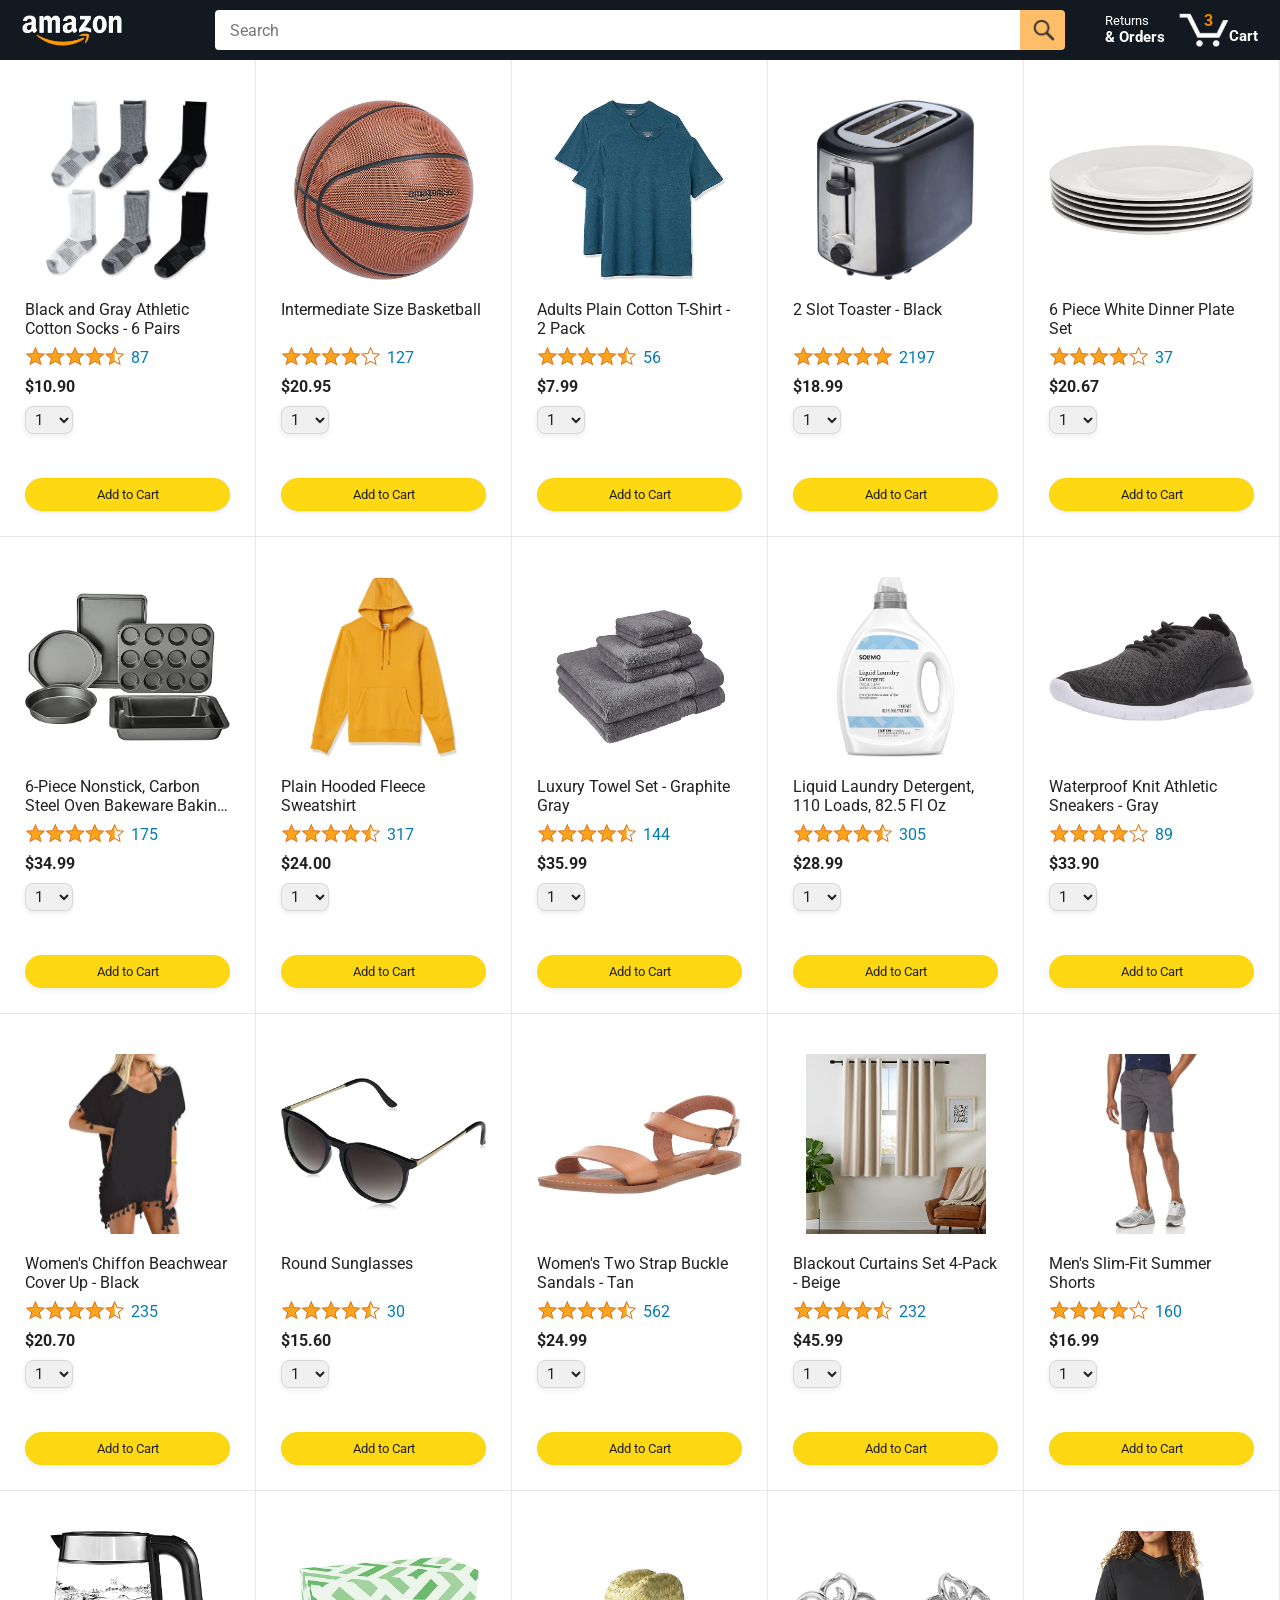
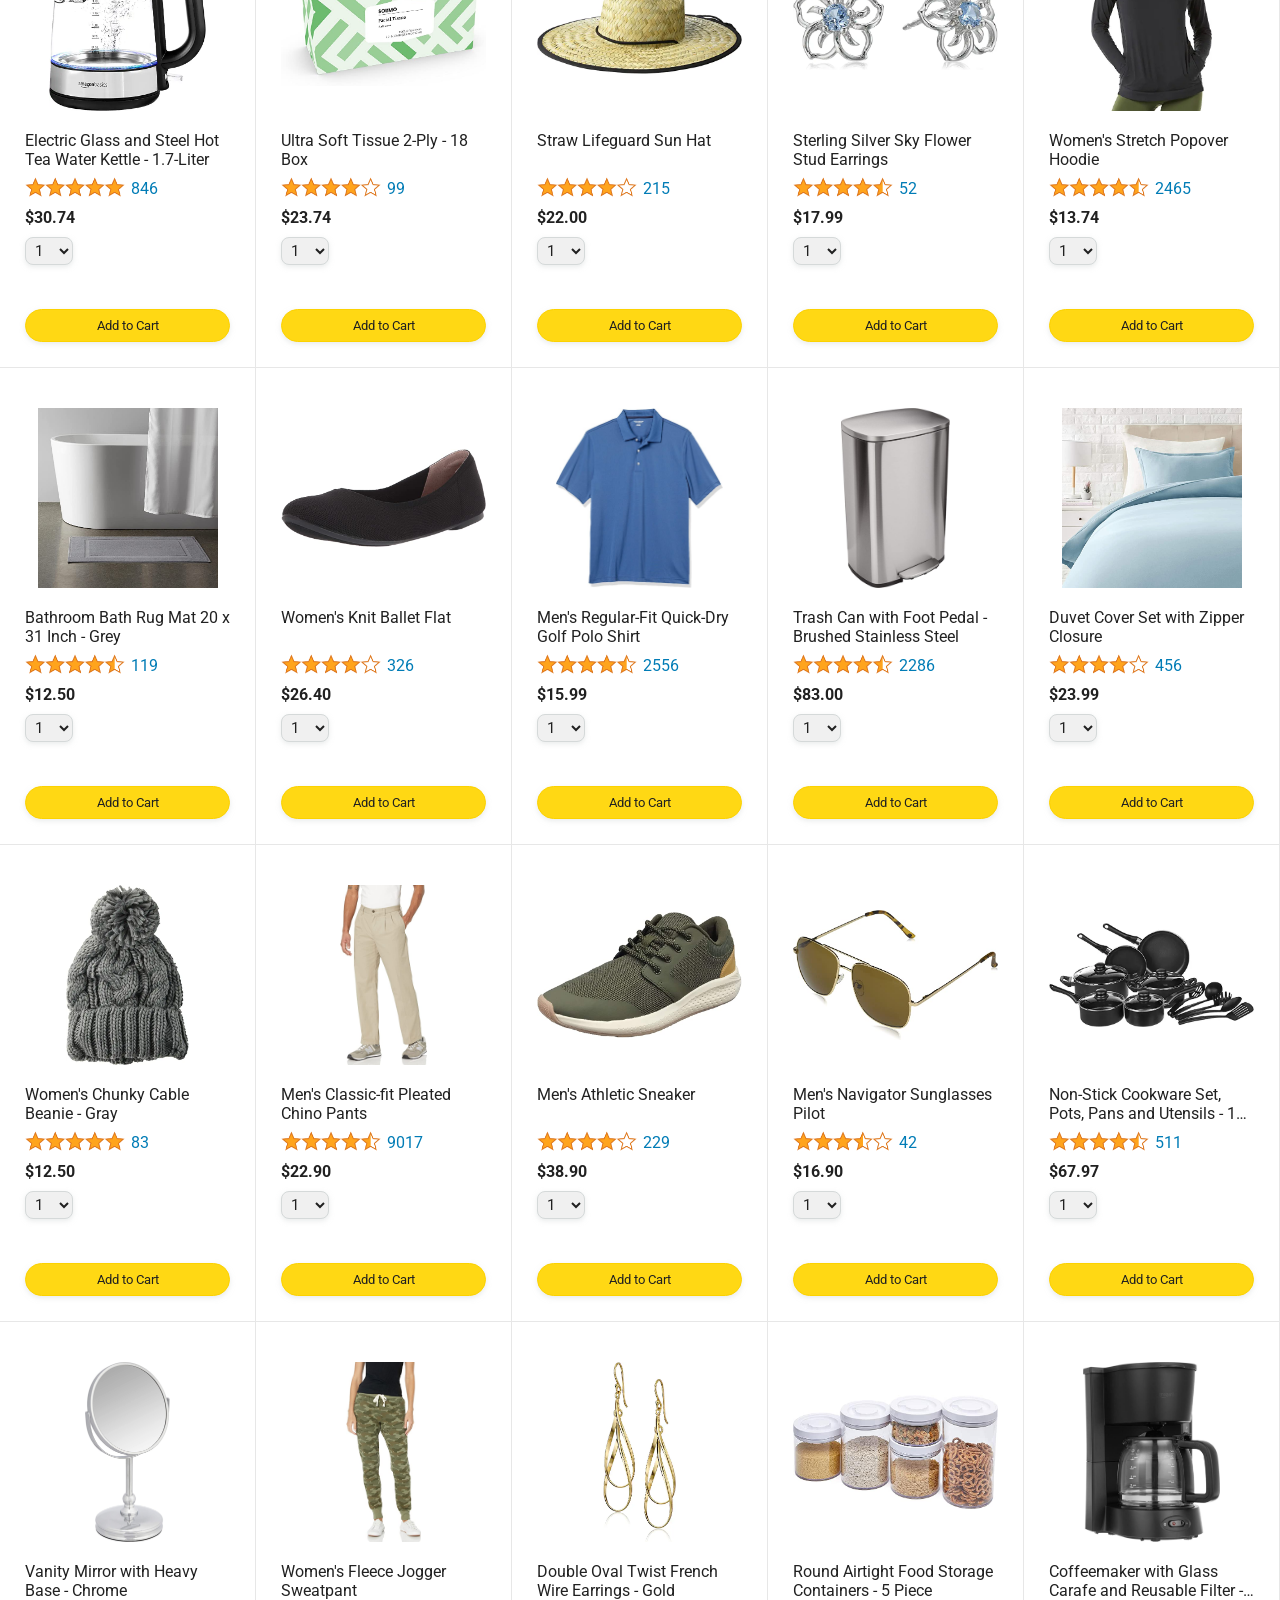
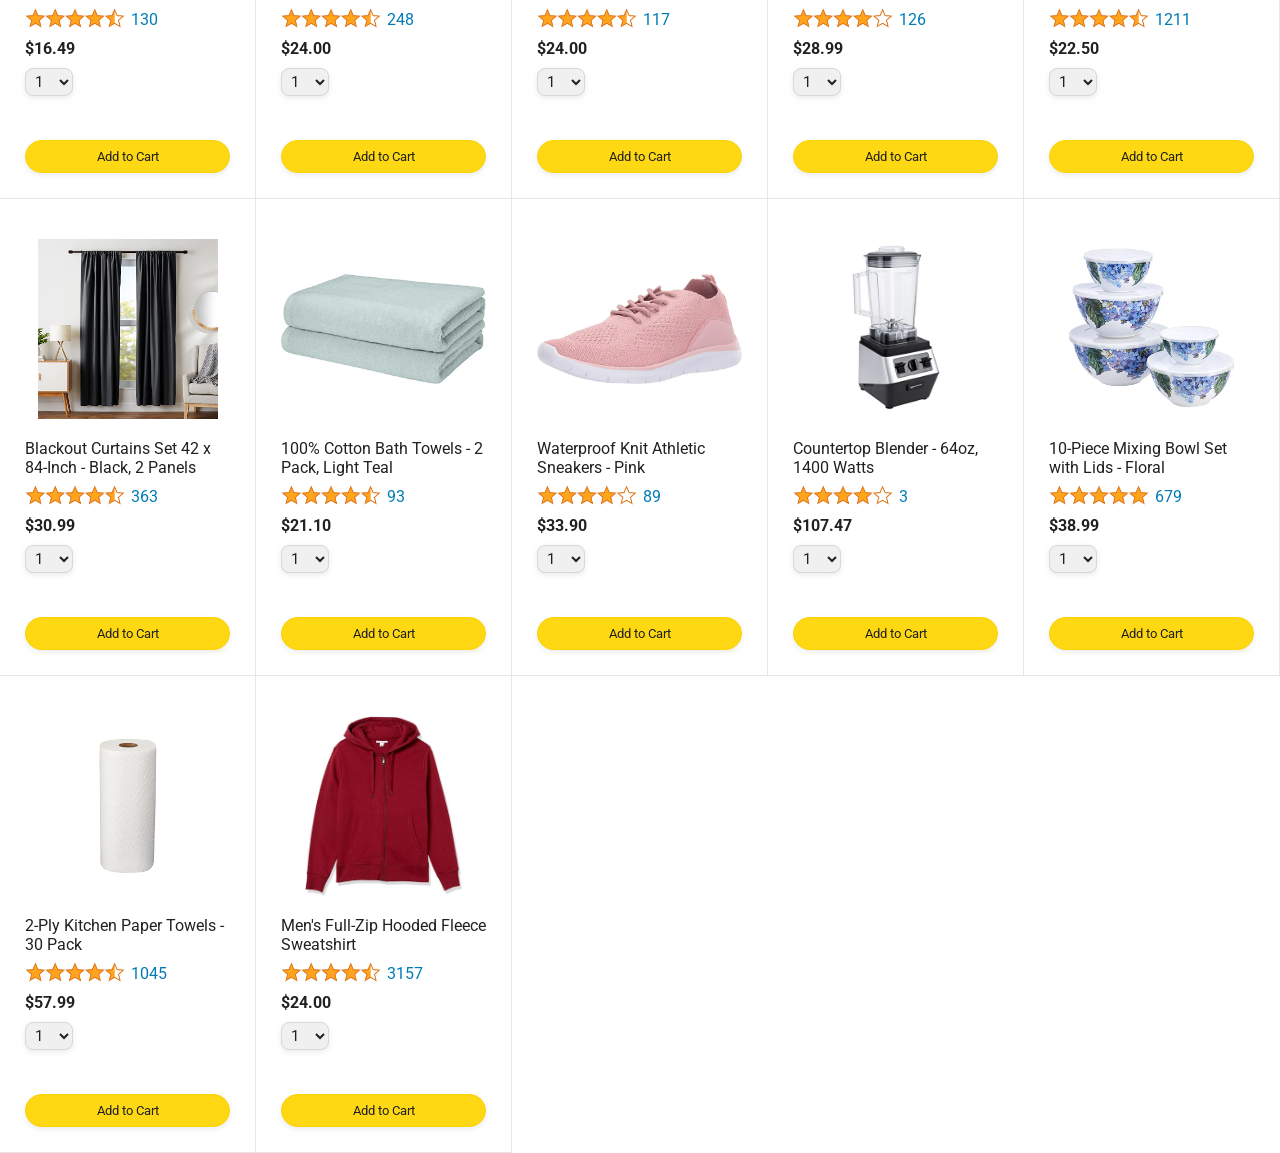
<file: index.html>
<!DOCTYPE html>
<html>
  <head>
    <title>Amazon Project</title>

    <!-- This code is needed for responsive design to work.
      (Responsive design = make the website look good on
      smaller screen sizes like a phone or a tablet). -->
    <meta name="viewport" content="width=device-width, initial-scale=1">

    <!-- Load a font called Roboto from Google Fonts. -->
    <link rel="preconnect" href="https://fonts.googleapis.com">
    <link rel="preconnect" href="https://fonts.gstatic.com" crossorigin>
    <link href="https://fonts.googleapis.com/css2?family=Roboto:wght@400;500;700&display=swap" rel="stylesheet">

    <!-- Here are the CSS files for this page. -->
    <link rel="stylesheet" href="styles/shared/general.css">
    <link rel="stylesheet" href="styles/shared/amazon-header.css">
    <link rel="stylesheet" href="styles/pages/amazon.css">
  </head>
  <body>
    <div class="amazon-header">
      <div class="amazon-header-left-section">
        <a href="amazon.html" class="header-link">
          <img class="amazon-logo"
            src="images/amazon-logo-white.png">
          <img class="amazon-mobile-logo"
            src="images/amazon-mobile-logo-white.png">
        </a>
      </div>

      <div class="amazon-header-middle-section">
        <input class="search-bar" type="text" placeholder="Search">

        <button class="search-button">
          <img class="search-icon" src="images/icons/search-icon.png">
        </button>
      </div>

      <div class="amazon-header-right-section">
        <a class="orders-link header-link" href="orders.html">
          <span class="returns-text">Returns</span>
          <span class="orders-text">& Orders</span>
        </a>

        <a class="cart-link header-link" href="checkout.html">
          <img class="cart-icon" src="images/icons/cart-icon.png">
          <div class="cart-quantity js-cart-quantity"></div>
          <div class="cart-text">Cart</div>
        </a>
      </div>
    </div>

    <div class="main">
      <div class="products-grid js-products-grid">
      </div>
    </div>

    <!-- <script src="data/cart.js"></script> -->
    <!-- <script src="data/products.js"></script> -->
    <script type="module" src="scripts/amazon.js"></script>
  </body>
</html>
</file>
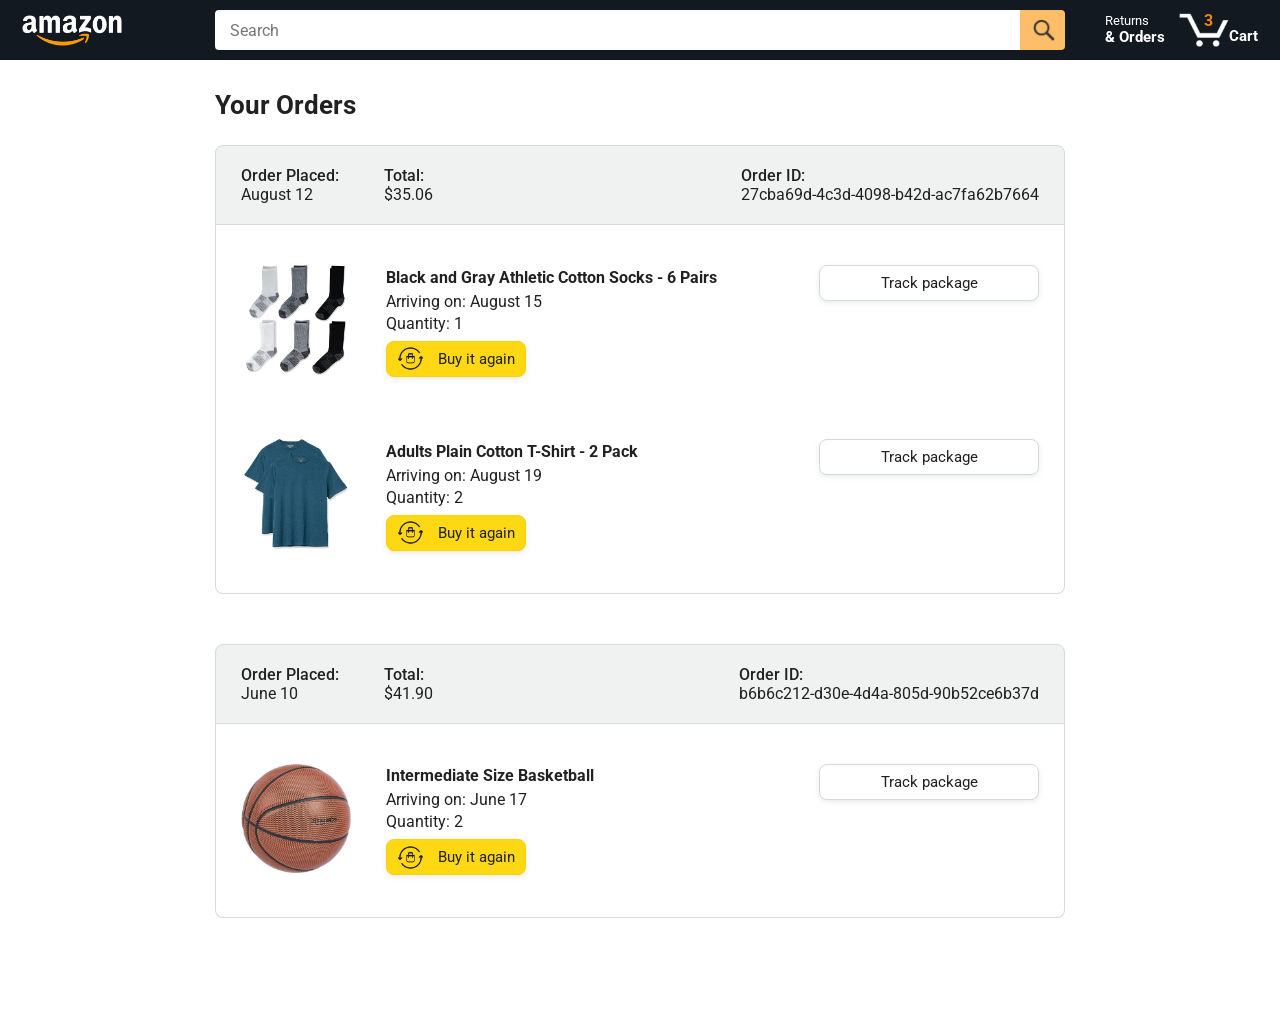
<file: orders.html>
<!DOCTYPE html>
<html>
  <head>
    <title>Orders</title>

    <!-- This code is needed for responsive design to work.
      (Responsive design = make the website look good on
      smaller screen sizes like a phone or a tablet). -->
    <meta name="viewport" content="width=device-width, initial-scale=1">

    <!-- Load a font called Roboto from Google Fonts. -->
    <link rel="preconnect" href="https://fonts.googleapis.com">
    <link rel="preconnect" href="https://fonts.gstatic.com" crossorigin>
    <link href="https://fonts.googleapis.com/css2?family=Roboto:wght@400;500;700&display=swap" rel="stylesheet">

    <!-- Here are the CSS files for this page. -->
    <link rel="stylesheet" href="styles/shared/general.css">
    <link rel="stylesheet" href="styles/shared/amazon-header.css">
    <link rel="stylesheet" href="styles/pages/orders.css">
  </head>
  <body>
    <div class="amazon-header">
      <div class="amazon-header-left-section">
        <a href="amazon.html" class="header-link">
          <img class="amazon-logo"
            src="images/amazon-logo-white.png">
          <img class="amazon-mobile-logo"
            src="images/amazon-mobile-logo-white.png">
        </a>
      </div>

      <div class="amazon-header-middle-section">
        <input class="search-bar" type="text" placeholder="Search">

        <button class="search-button">
          <img class="search-icon" src="images/icons/search-icon.png">
        </button>
      </div>

      <div class="amazon-header-right-section">
        <a class="orders-link header-link" href="orders.html">
          <span class="returns-text">Returns</span>
          <span class="orders-text">& Orders</span>
        </a>

        <a class="cart-link header-link" href="checkout.html">
          <img class="cart-icon" src="images/icons/cart-icon.png">
          <div class="cart-quantity">3</div>
          <div class="cart-text">Cart</div>
        </a>
      </div>
    </div>

    <div class="main">
      <div class="page-title">Your Orders</div>

      <div class="orders-grid">
        <div class="order-container">
          
          <div class="order-header">
            <div class="order-header-left-section">
              <div class="order-date">
                <div class="order-header-label">Order Placed:</div>
                <div>August 12</div>
              </div>
              <div class="order-total">
                <div class="order-header-label">Total:</div>
                <div>$35.06</div>
              </div>
            </div>

            <div class="order-header-right-section">
              <div class="order-header-label">Order ID:</div>
              <div>27cba69d-4c3d-4098-b42d-ac7fa62b7664</div>
            </div>
          </div>

          <div class="order-details-grid">
            <div class="product-image-container">
              <img src="images/products/athletic-cotton-socks-6-pairs.jpg">
            </div>

            <div class="product-details">
              <div class="product-name">
                Black and Gray Athletic Cotton Socks - 6 Pairs
              </div>
              <div class="product-delivery-date">
                Arriving on: August 15
              </div>
              <div class="product-quantity">
                Quantity: 1
              </div>
              <button class="buy-again-button button-primary">
                <img class="buy-again-icon" src="images/icons/buy-again.png">
                <span class="buy-again-message">Buy it again</span>
              </button>
            </div>

            <div class="product-actions">
              <a href="tracking.html">
                <button class="track-package-button button-secondary">
                  Track package
                </button>
              </a>
            </div>

            <div class="product-image-container">
              <img src="images/products/adults-plain-cotton-tshirt-2-pack-teal.jpg">
            </div>

            <div class="product-details">
              <div class="product-name">
                Adults Plain Cotton T-Shirt - 2 Pack
              </div>
              <div class="product-delivery-date">
                Arriving on: August 19
              </div>
              <div class="product-quantity">
                Quantity: 2
              </div>
              <button class="buy-again-button button-primary">
                <img class="buy-again-icon" src="images/icons/buy-again.png">
                <span class="buy-again-message">Buy it again</span>
              </button>
            </div>

            <div class="product-actions">
              <a href="tracking.html">
                <button class="track-package-button button-secondary">
                  Track package
                </button>
              </a>
            </div>
          </div>
        </div>

        <div class="order-container">

          <div class="order-header">
            <div class="order-header-left-section">
              <div class="order-date">
                <div class="order-header-label">Order Placed:</div>
                <div>June 10</div>
              </div>
              <div class="order-total">
                <div class="order-header-label">Total:</div>
                <div>$41.90</div>
              </div>
            </div>

            <div class="order-header-right-section">
              <div class="order-header-label">Order ID:</div>
              <div>b6b6c212-d30e-4d4a-805d-90b52ce6b37d</div>
            </div>
          </div>

          <div class="order-details-grid">
            <div class="product-image-container">
              <img src="images/products/intermediate-composite-basketball.jpg">
            </div>

            <div class="product-details">
              <div class="product-name">
                Intermediate Size Basketball
              </div>
              <div class="product-delivery-date">
                Arriving on: June 17
              </div>
              <div class="product-quantity">
                Quantity: 2
              </div>
              <button class="buy-again-button button-primary">
                <img class="buy-again-icon" src="images/icons/buy-again.png">
                <span class="buy-again-message">Buy it again</span>
              </button>
            </div>

            <div class="product-actions">
              <a href="tracking.html">
                <button class="track-package-button button-secondary">
                  Track package
                </button>
              </a>
            </div>
          </div>
        </div>
      </div>
    </div>
  </body>
</html>
</file>
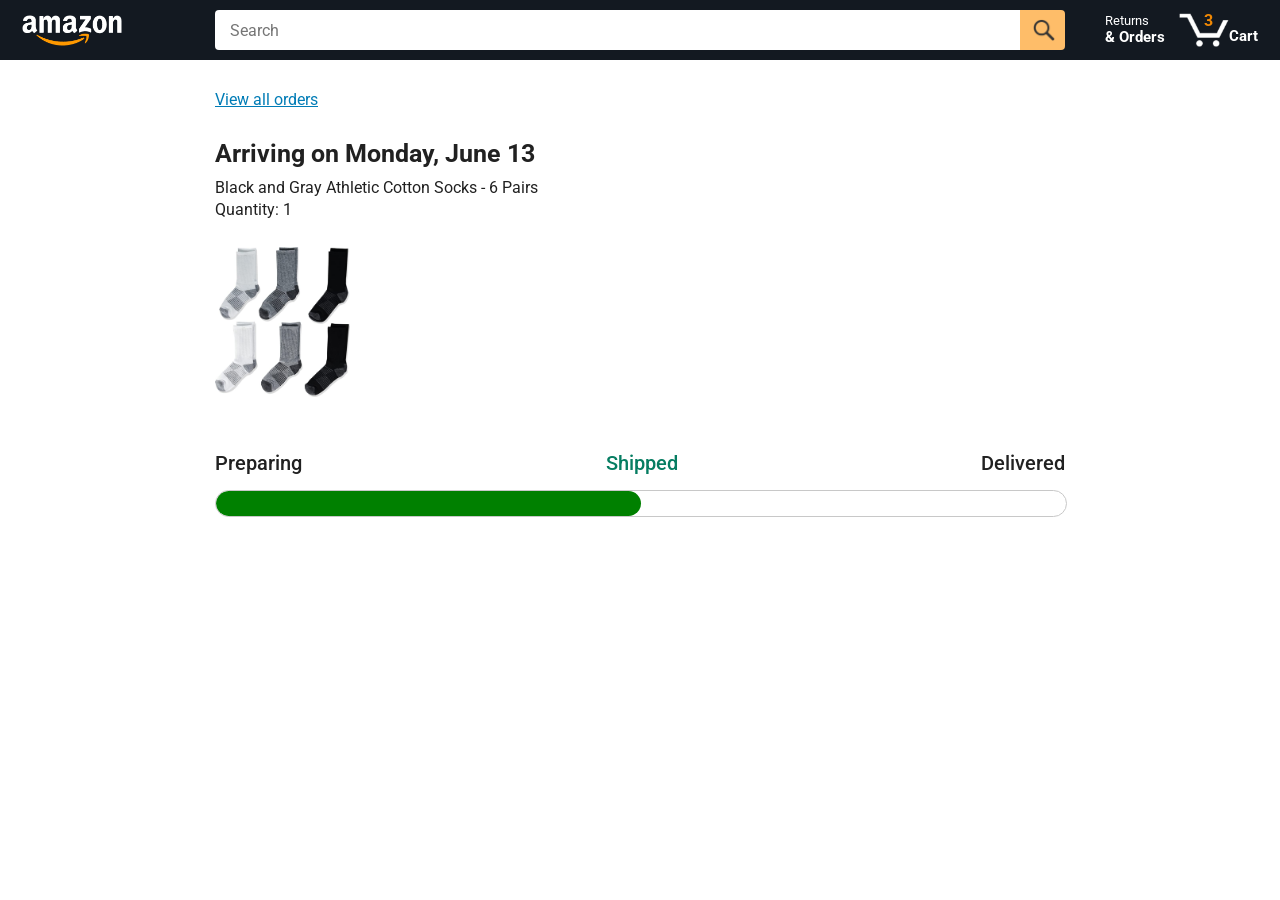
<file: tracking.html>
<!DOCTYPE html>
<html>
  <head>
    <title>Tracking</title>

    <!-- This code is needed for responsive design to work.
      (Responsive design = make the website look good on
      smaller screen sizes like a phone or a tablet). -->
    <meta name="viewport" content="width=device-width, initial-scale=1">

    <!-- Load a font called Roboto from Google Fonts. -->
    <link rel="preconnect" href="https://fonts.googleapis.com">
    <link rel="preconnect" href="https://fonts.gstatic.com" crossorigin>
    <link href="https://fonts.googleapis.com/css2?family=Roboto:wght@400;500;700&display=swap" rel="stylesheet">

    <!-- Here are the CSS files for this page. -->
    <link rel="stylesheet" href="styles/shared/general.css">
    <link rel="stylesheet" href="styles/shared/amazon-header.css">
    <link rel="stylesheet" href="styles/pages/tracking.css">
  </head>
  <body>
    <div class="amazon-header">
      <div class="amazon-header-left-section">
        <a href="amazon.html" class="header-link">
          <img class="amazon-logo"
            src="images/amazon-logo-white.png">
          <img class="amazon-mobile-logo"
            src="images/amazon-mobile-logo-white.png">
        </a>
      </div>

      <div class="amazon-header-middle-section">
        <input class="search-bar" type="text" placeholder="Search">

        <button class="search-button">
          <img class="search-icon" src="images/icons/search-icon.png">
        </button>
      </div>

      <div class="amazon-header-right-section">
        <a class="orders-link header-link" href="orders.html">
          <span class="returns-text">Returns</span>
          <span class="orders-text">& Orders</span>
        </a>

        <a class="cart-link header-link" href="checkout.html">
          <img class="cart-icon" src="images/icons/cart-icon.png">
          <div class="cart-quantity">3</div>
          <div class="cart-text">Cart</div>
        </a>
      </div>
    </div>

    <div class="main">
      <div class="order-tracking">
        <a class="back-to-orders-link link-primary" href="orders.html">
          View all orders
        </a>

        <div class="delivery-date">
          Arriving on Monday, June 13
        </div>

        <div class="product-info">
          Black and Gray Athletic Cotton Socks - 6 Pairs
        </div>

        <div class="product-info">
          Quantity: 1
        </div>

        <img class="product-image" src="images/products/athletic-cotton-socks-6-pairs.jpg">

        <div class="progress-labels-container">
          <div class="progress-label">
            Preparing
          </div>
          <div class="progress-label current-status">
            Shipped
          </div>
          <div class="progress-label">
            Delivered
          </div>
        </div>

        <div class="progress-bar-container">
          <div class="progress-bar"></div>
        </div>
      </div>
    </div>
  </body>
</html>
</file>
<file: styles/shared/general.css>
body {
  font-family: Roboto, Arial;
  color: rgb(33, 33, 33);
  /* The <body> element has a default margin of 8px
     on all sides. This removes the default margins. */
  margin: 0;
}

/* <p> elements have a default margin on the top
   and bottom. This removes the default margins. */
p {
  margin: 0;
}

button {
  cursor: pointer;
}

select {
  cursor: pointer;
}

input, select, button {
  font-family: Roboto, Arial;
}

.button-primary {
  color: rgb(33, 33, 33);
  background-color: rgb(255, 216, 20);
  border: 1px solid rgb(252, 210, 0);
  border-radius: 8px;
  cursor: pointer;
  box-shadow: 0 2px 5px rgba(213, 217, 217, 0.5);
}

.button-primary:hover {
  background-color: rgb(247, 202, 0);
  border: 1px solid rgb(242, 194, 0);
}

.button-primary:active {
  background: rgb(255, 216, 20);
  border-color: rgb(252, 210, 0);
  box-shadow: none;
}

.button-secondary {
  color: rgb(33, 33, 33);
  background: white;
  border: 1px solid rgb(213, 217, 217);
  border-radius: 8px;
  cursor: pointer;
  box-shadow: 0 2px 5px rgba(213, 217, 217, 0.5);
}

.button-secondary:hover {
  background-color: rgb(247, 250, 250);
}

.button-secondary:active {
  background-color: rgb(237, 253, 255);
  box-shadow: none;
}

/* These styles will limit text to 2 lines. Anything
   beyond 2 lines will be replaced with "..."
   You can find this code by using an A.I. tool or by
   searching in Google.
   https://css-tricks.com/almanac/properties/l/line-clamp/ */
.limit-text-to-2-lines {
  display: -webkit-box;
  -webkit-line-clamp: 2;
  -webkit-box-orient: vertical;
  overflow: hidden;
}

.link-primary {
  color: rgb(1, 124, 182);
  cursor: pointer;
}

.link-primary:hover {
  color: rgb(196, 80, 0);
}

/* Styles for dropdown selectors. */
select {
  color: rgb(33, 33, 33);
  background-color: rgb(240, 240, 240);
  border: 1px solid rgb(213, 217, 217);
  border-radius: 8px;
  padding: 3px 5px;
  font-size: 15px;
  cursor: pointer;
  box-shadow: 0 2px 5px rgba(213, 217, 217, 0.5);
}

select:focus,
input:focus {
  outline: 2px solid rgb(255, 153, 0);
}
</file>
<file: styles/shared/amazon-header.css>
.amazon-header {
  background-color: rgb(19, 25, 33);
  color: white;
  padding-left: 15px;
  padding-right: 15px;

  display: flex;
  align-items: center;
  justify-content: space-between;

  position: fixed;
  top: 0;
  left: 0;
  right: 0;
  height: 60px;
}

.amazon-header-left-section {
  width: 180px;
}

@media (max-width: 800px) {
  .amazon-header-left-section {
    width: unset;
  }
}

.header-link {
  display: inline-block;
  padding: 6px;
  border-radius: 2px;
  cursor: pointer;
  text-decoration: none;
  border: 1px solid rgba(0, 0, 0, 0);
}

.header-link:hover {
  border: 1px solid white;
}

.amazon-logo {
  width: 100px;
  margin-top: 5px;
}

.amazon-mobile-logo {
  display: none;
}

@media (max-width: 575px) {
  .amazon-logo {
    display: none;
  }

  .amazon-mobile-logo {
    display: block;
    height: 35px;
    margin-top: 5px;
  }
}

.amazon-header-middle-section {
  flex: 1;
  max-width: 850px;
  margin-left: 10px;
  margin-right: 10px;
  display: flex;
}

.search-bar {
  flex: 1;
  width: 0;
  font-size: 16px;
  height: 38px;
  padding-left: 15px;
  border: none;
  border-top-left-radius: 4px;
  border-bottom-left-radius: 4px;
  border-top-right-radius: 0;
  border-bottom-right-radius: 0;
}

.search-button {
  background-color: rgb(254, 189, 105);
  border: none;
  width: 45px;
  height: 40px;
  border-top-right-radius: 4px;
  border-bottom-right-radius: 4px;
  flex-shrink: 0;
}

.search-icon {
  height: 22px;
  margin-left: 2px;
  margin-top: 3px;
}

.amazon-header-right-section {
  width: 180px;
  flex-shrink: 0;
  display: flex;
  justify-content: end;
}

.orders-link {
  color: white;
}

.returns-text {
  display: block;
  font-size: 13px;
}

.orders-text {
  display: block;
  font-size: 15px;
  font-weight: 700;
}

.cart-link {
  color: white;
  display: flex;
  align-items: center;
  position: relative;
}

.cart-icon {
  width: 50px;
}

.cart-text {
  margin-top: 12px;
  font-size: 15px;
  font-weight: 700;
}

.cart-quantity {
  color: rgb(240, 136, 4);
  font-size: 16px;
  font-weight: 700;

  position: absolute;
  top: 4px;
  left: 22px;
  
  width: 26px;
  text-align: center;
}
</file>
<file: styles/pages/amazon.css>
.main {
  margin-top: 60px;
}

.products-grid {
  display: grid;

  /* - In CSS Grid, 1fr means a column will take up the
       remaining space in the grid.
     - If we write 1fr 1fr ... 1fr; 8 times, this will
       divide the grid into 8 columns, each taking up an
       equal amount of the space.
     - repeat(8, 1fr); is a shortcut for repeating "1fr"
       8 times (instead of typing out "1fr" 8 times).
       repeat(...) is a special property that works with
       display: grid; */
  grid-template-columns: repeat(8, 1fr);
}

/* @media is used to create responsive design (making the
   website look good on any screen size). This @media
   means when the screen width is 2000px or less, we
   will divide the grid into 7 columns instead of 8. */
@media (max-width: 2000px) {
  .products-grid {
    grid-template-columns: repeat(7, 1fr);
  }
}

/* This @media means when the screen width is 1600px or
   less, we will divide the grid into 6 columns. */
@media (max-width: 1600px) {
  .products-grid {
    grid-template-columns: repeat(6, 1fr);
  }
}

@media (max-width: 1300px) {
  .products-grid {
    grid-template-columns: repeat(5, 1fr);
  }
}

@media (max-width: 1000px) {
  .products-grid {
    grid-template-columns: repeat(4, 1fr);
  }
}

@media (max-width: 800px) {
  .products-grid {
    grid-template-columns: repeat(3, 1fr);
  }
}

@media (max-width: 575px) {
  .products-grid {
    grid-template-columns: repeat(2, 1fr);
  }
}

@media (max-width: 450px) {
  .products-grid {
    grid-template-columns: 1fr;
  }
}

.product-container {
  padding-top: 40px;
  padding-bottom: 25px;
  padding-left: 25px;
  padding-right: 25px;

  border-right: 1px solid rgb(231, 231, 231);
  border-bottom: 1px solid rgb(231, 231, 231);

  display: flex;
  flex-direction: column;
}

.product-image-container {
  display: flex;
  justify-content: center;
  align-items: center;

  height: 180px;
  margin-bottom: 20px;
}

.product-image {
  /* Images will overflow their container by default. To
    prevent this, we set max-width and max-height to 100%
    so they stay inside their container. */
  max-width: 100%;
  max-height: 100%;
}

.product-name {
  height: 40px;
  margin-bottom: 5px;
}

.product-rating-container {
  display: flex;
  align-items: center;
  margin-bottom: 10px;
}

.product-rating-stars {
  width: 100px;
  margin-right: 6px;
}

.product-rating-count {
  color: rgb(1, 124, 182);
  cursor: pointer;
  margin-top: 3px;
}

.product-price {
  font-weight: 700;
  margin-bottom: 10px;
}

.product-quantity-container {
  margin-bottom: 17px;
}

.product-spacer {
  flex: 1;
}

.added-to-cart {
  color: rgb(18, 128, 31);
  font-size: 16px;

  display: flex;
  align-items: center;
  margin-bottom: 8px;

  /* At first, the "Added to cart" message will
     be invisible. Use JavaScript to change the
     opacity and make it visible. */
  opacity: 0;
}

.added-to-cart-after-click {
  color: rgb(18, 128, 31);
  font-size: 16px;

  display: flex;
  align-items: center;
  margin-bottom: 8px;
  opacity: 1;
}

.added-to-cart img {
  height: 1px;
  margin-right: 5px;
}

.add-to-cart-button {
  width: 100%;
  padding: 8px;
  border-radius: 50px;
}
</file>
<file: styles/pages/orders.css>
.main {
  max-width: 850px;
  margin-top: 90px;
  margin-bottom: 100px;
  padding-left: 20px;
  padding-right: 20px;

  /* margin-left: auto;
     margin-right auto;
     Is a trick for centering an element horizontally
     without needing a container. */
  margin-left: auto;
  margin-right: auto;
}

.page-title {
  font-weight: 700;
  font-size: 26px;
  margin-bottom: 25px;
}

.orders-grid {
  display: grid;
  grid-template-columns: 1fr;
  row-gap: 50px;
}

.order-header {
  background-color: rgb(240, 242, 242);
  border: 1px solid rgb(213, 217, 217);

  display: flex;
  align-items: center;
  justify-content: space-between;

  padding: 20px 25px;
  border-top-left-radius: 8px;
  border-top-right-radius: 8px;
}

.order-header-left-section {
  display: flex;
  flex-shrink: 0;
}

.order-header-label {
  font-weight: 500;
}

.order-date,
.order-total {
  margin-right: 45px;
}

.order-header-right-section {
  flex-shrink: 1;
}

@media (max-width: 575px) {
  .order-header {
    flex-direction: column;
    align-items: start;
    line-height: 23px;
    padding: 15px;
  }

  .order-header-left-section {
    flex-direction: column;
  }

  .order-header-label {
    margin-right: 5px;
  }

  .order-date,
  .order-total {
    display: grid;
    grid-template-columns: auto 1fr;
    margin-right: 0;
  }

  .order-header-right-section {
    display: grid;
    grid-template-columns: auto 1fr;
  }
}

.order-details-grid {
  padding: 40px 25px;
  border: 1px solid rgb(213, 217, 217);
  border-top: none;
  border-bottom-left-radius: 8px;
  border-bottom-right-radius: 8px;

  display: grid;
  grid-template-columns: 110px 1fr 220px;
  column-gap: 35px;
  row-gap: 60px;
  align-items: center;
}

@media (max-width: 800px) {
  .order-details-grid {
    grid-template-columns: 110px 1fr;
    row-gap: 0;
    padding-bottom: 8px;
  }
}

@media (max-width: 450px) {
  .order-details-grid {
    grid-template-columns: 1fr;
  }
}

.product-image-container {
  text-align: center;
}

.product-image-container img {
  max-width: 110px;
  max-height: 110px;
}

.product-name {
  font-weight: 700;
  margin-bottom: 5px;
}

.product-delivery-date {
  margin-bottom: 3px;
}

.product-quantity {
  margin-bottom: 8px;
}

.buy-again-button {
  font-size: 15px;
  width: 140px;
  height: 36px;
  border-radius: 8px;

  display: flex;
  align-items: center;
  justify-content: center;
}

.buy-again-icon {
  width: 25px;
  margin-right: 15px;
}

.product-actions {
  align-self: start;
}

.track-package-button {
  width: 100%;
  font-size: 15px;
  padding: 8px;
}

@media (max-width: 800px) {
  .buy-again-button {
    margin-bottom: 10px;
  }

  .product-actions {
    /* grid-column: 2 means this element will be placed
       in column 2 in the grid. (Normally, the column that
       an element is placed in is determined by the order
       of the elements in the HTML. grid-column overrides
       this default ordering). */
    grid-column: 2;
    margin-bottom: 30px;
  }

  .track-package-button {
    width: 140px;
  }
}

@media (max-width: 450px) {
  .product-image-container {
    text-align: center;
    margin-bottom: 25px;
  }

  .product-image-container img {
    max-width: 150px;
    max-height: 150px;
  }

  .product-name {
    margin-bottom: 10px;
  }

  .product-quantity {
    margin-bottom: 15px;
  }

  .buy-again-button {
    width: 100%;
    margin-bottom: 15px;
  }

  .product-actions {
    /* grid-column: auto; undos grid-column: 2; from above.
       This element will now be placed in its normal column
       in the grid. */
    grid-column: auto;
    margin-bottom: 70px;
  }

  .track-package-button {
    width: 100%;
    padding: 12px;
  }
}
</file>
<file: styles/pages/tracking.css>
.main {
  max-width: 850px;
  margin-top: 90px;
  margin-bottom: 100px;
  padding-left: 30px;
  padding-right: 30px;

  /* margin-left: auto;
     margin-right auto;
     Is a trick for centering an element horizontally
     without needing a container. */
  margin-left: auto;
  margin-right: auto;
}

.back-to-orders-link {
  display: inline-block;
  margin-bottom: 30px;
}

.delivery-date {
  font-size: 25px;
  font-weight: 700;
  margin-bottom: 10px;
}

.product-info {
  margin-bottom: 3px;
}

.product-image {
  max-width: 150px;
  max-height: 150px;
  margin-top: 25px;
  margin-bottom: 50px;
}

.progress-labels-container {
  display: flex;
  justify-content: space-between;
  font-size: 20px;
  font-weight: 500;
  margin-bottom: 15px;
}

.current-status {
  color: rgb(6, 125, 98);
}

@media (max-width: 575px) {
  .progress-labels-container {
    font-size: 16px;
  }
}

@media (max-width: 450px) {
  .progress-labels-container {
    flex-direction: column;
    margin-bottom: 5px;
  }

  .progress-label {
    margin-bottom: 3px;
  }
}

.progress-bar-container {
  height: 25px;
  width: 100%;

  border: 1px solid rgb(200, 200, 200);
  border-radius: 50px;
  overflow: hidden;
}

.progress-bar {
  height: 100%;
  background-color: green;
  border-radius: 50px;
  width: 50%;
}
</file>
